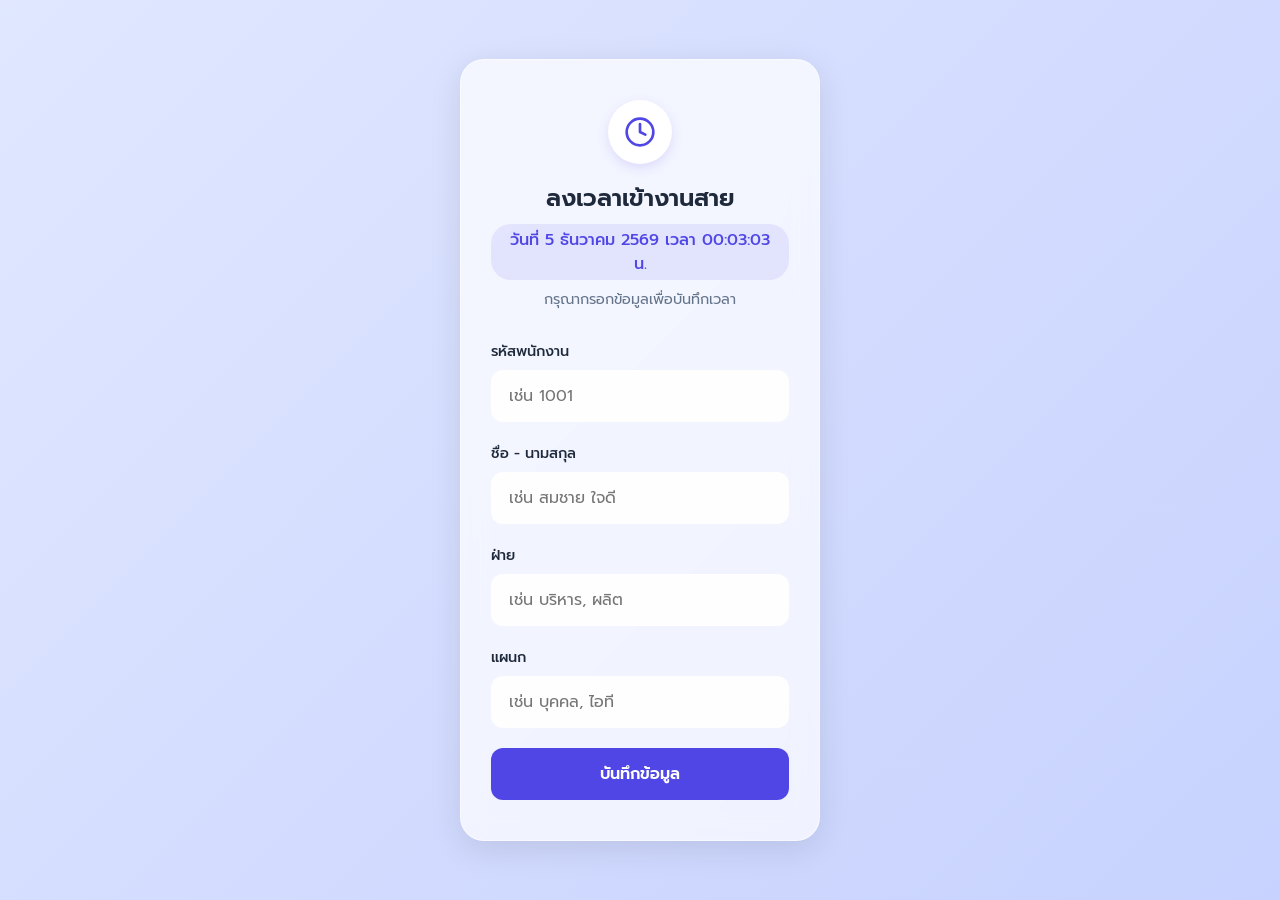
<file: index.html>
<!DOCTYPE html>
<html lang="th">
<head>
    <meta charset="UTF-8">
    <meta name="viewport" content="width=device-width, initial-scale=1.0">
    <title>บันทึกเข้างานสาย (Late Check-in)</title>
    <link rel="stylesheet" href="style.css">
    <link href="https://fonts.googleapis.com/css2?family=Prompt:wght@300;400;600&display=swap" rel="stylesheet">
</head>
<body>
    <div class="container">
        <div class="glass-panel">
            <div class="header">
                <div class="icon-container">
                    <svg xmlns="http://www.w3.org/2000/svg" width="32" height="32" viewBox="0 0 24 24" fill="none" stroke="currentColor" stroke-width="2" stroke-linecap="round" stroke-linejoin="round" class="lucide lucide-clock"><circle cx="12" cy="12" r="10"/><polyline points="12 6 12 12 16 14"/></svg>
                </div>
                <h1>ลงเวลาเข้างานสาย</h1>
                <p id="liveClock" class="live-clock"></p>
                <p>กรุณากรอกข้อมูลเพื่อบันทึกเวลา</p>
            </div>
            
            <form id="checkinForm">
                <div class="input-group">
                    <label for="empId">รหัสพนักงาน</label>
                    <input type="text" id="empId" name="empId" placeholder="เช่น 1001" required autocomplete="off">
                </div>
                
                <div class="input-group">
                    <label for="empName">ชื่อ - นามสกุล</label>
                    <input type="text" id="empName" name="empName" placeholder="เช่น สมชาย ใจดี" required autocomplete="off">
                </div>
                
                <div class="input-group">
                    <label for="empDivision">ฝ่าย</label>
                    <input type="text" id="empDivision" name="empDivision" placeholder="เช่น บริหาร, ผลิต" required autocomplete="off">
                </div>
                
                <div class="input-group">
                    <label for="empDept">แผนก</label>
                    <input type="text" id="empDept" name="empDept" placeholder="เช่น บุคคล, ไอที" required autocomplete="off">
                </div>
                
                <button type="submit" id="submitBtn">
                    <span>บันทึกข้อมูล</span>
                    <div class="spinner" id="spinner"></div>
                </button>
            </form>
            
            <div id="statusMessage" class="status-message hidden">
                <svg xmlns="http://www.w3.org/2000/svg" width="24" height="24" viewBox="0 0 24 24" fill="none" stroke="currentColor" stroke-width="2" stroke-linecap="round" stroke-linejoin="round" class="lucide lucide-check-circle"><path d="M22 11.08V12a10 10 0 1 1-5.93-9.14"/><path d="M22 4L12 14.01l-3-3"/></svg>
                <p>บันทึกข้อมูลสำเร็จ!<br><small id="timeRecorded"></small></p>
            </div>
        </div>
    </div>
    <script src="script.js"></script>
</body>
</html>
</file>
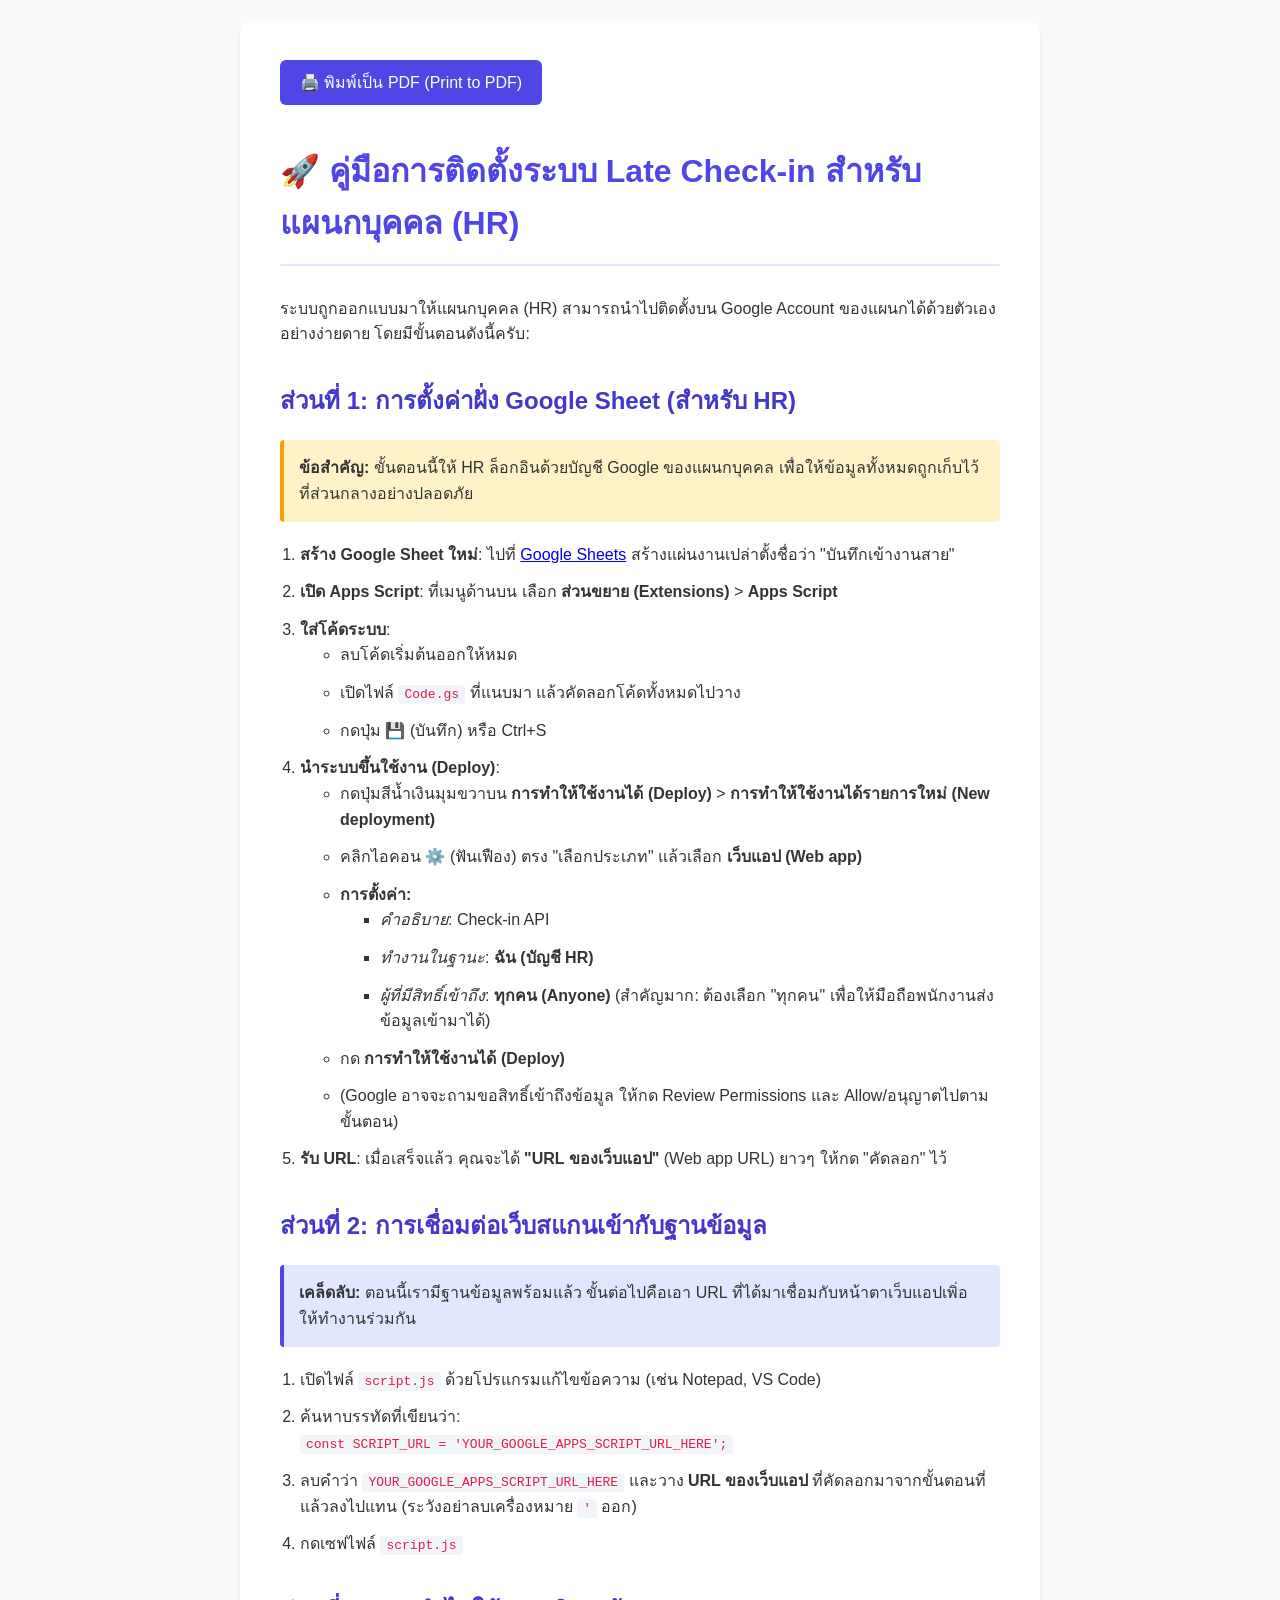
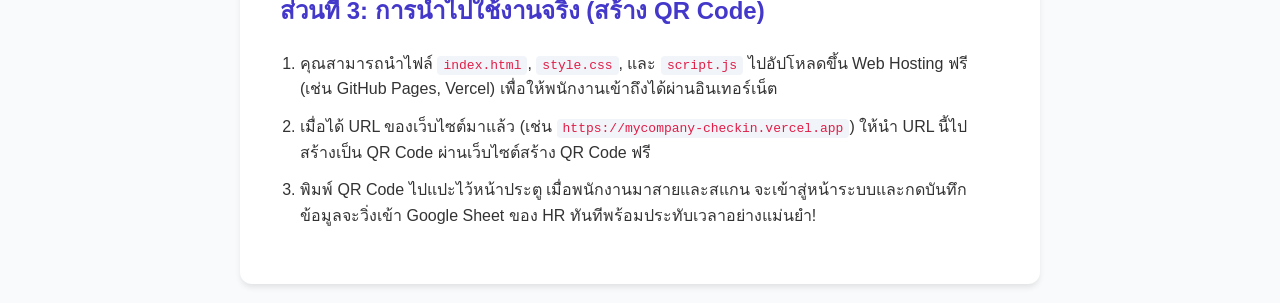
<file: คู่มือการติดตั้ง_HR.html>
<!DOCTYPE html>
<html lang="th">
<head>
    <meta charset="UTF-8">
    <title>คู่มือการติดตั้งระบบ Late Check-in สำหรับแผนกบุคคล</title>
    <style>
        body { font-family: 'Sarabun', 'Segoe UI', Tahoma, Geneva, Verdana, sans-serif; line-height: 1.6; color: #333; max-width: 800px; margin: 0 auto; padding: 20px; background-color: #f8fafc; }
        .container { background: white; padding: 40px; border-radius: 12px; box-shadow: 0 4px 6px -1px rgb(0 0 0 / 0.1); }
        h1 { color: #4F46E5; border-bottom: 2px solid #e0e7ff; padding-bottom: 15px; margin-bottom: 30px; }
        h2 { color: #4338ca; margin-top: 35px; }
        .alert { background-color: #FEF3C7; border-left: 4px solid #F59E0B; padding: 15px; margin: 20px 0; border-radius: 4px; }
        .tip { background-color: #e0e7ff; border-left: 4px solid #4F46E5; padding: 15px; margin: 20px 0; border-radius: 4px; }
        code { background-color: #f1f5f9; padding: 2px 6px; border-radius: 4px; font-family: monospace; color: #e11d48; }
        ol { padding-left: 20px; }
        ol li { margin-bottom: 12px; }
        .print-btn { background: #4F46E5; color: white; border: none; padding: 10px 20px; border-radius: 6px; cursor: pointer; font-size: 16px; margin-bottom: 20px; display: inline-block; transition: background 0.3s; }
        .print-btn:hover { background: #4338CA; }
        @media print { .print-btn { display: none; } body { background: white; } .container { box-shadow: none; padding: 0; } }
    </style>
</head>
<body>
    <div class="container">
        <button class="print-btn" onclick="window.print()">🖨️ พิมพ์เป็น PDF (Print to PDF)</button>

        <h1>🚀 คู่มือการติดตั้งระบบ Late Check-in สำหรับแผนกบุคคล (HR)</h1>
        <p>ระบบถูกออกแบบมาให้แผนกบุคคล (HR) สามารถนำไปติดตั้งบน Google Account ของแผนกได้ด้วยตัวเองอย่างง่ายดาย โดยมีขั้นตอนดังนี้ครับ:</p>

        <h2>ส่วนที่ 1: การตั้งค่าฝั่ง Google Sheet (สำหรับ HR)</h2>
        <div class="alert">
            <strong>ข้อสำคัญ:</strong> ขั้นตอนนี้ให้ HR ล็อกอินด้วยบัญชี Google ของแผนกบุคคล เพื่อให้ข้อมูลทั้งหมดถูกเก็บไว้ที่ส่วนกลางอย่างปลอดภัย
        </div>
        <ol>
            <li><strong>สร้าง Google Sheet ใหม่</strong>: ไปที่ <a href="https://sheets.google.com" target="_blank">Google Sheets</a> สร้างแผ่นงานเปล่าตั้งชื่อว่า "บันทึกเข้างานสาย"</li>
            <li><strong>เปิด Apps Script</strong>: ที่เมนูด้านบน เลือก <strong>ส่วนขยาย (Extensions)</strong> > <strong>Apps Script</strong></li>
            <li><strong>ใส่โค้ดระบบ</strong>:
                <ul>
                    <li>ลบโค้ดเริ่มต้นออกให้หมด</li>
                    <li>เปิดไฟล์ <code>Code.gs</code> ที่แนบมา แล้วคัดลอกโค้ดทั้งหมดไปวาง</li>
                    <li>กดปุ่ม 💾 (บันทึก) หรือ Ctrl+S</li>
                </ul>
            </li>
            <li><strong>นำระบบขึ้นใช้งาน (Deploy)</strong>:
                <ul>
                    <li>กดปุ่มสีน้ำเงินมุมขวาบน <strong>การทำให้ใช้งานได้ (Deploy)</strong> > <strong>การทำให้ใช้งานได้รายการใหม่ (New deployment)</strong></li>
                    <li>คลิกไอคอน ⚙️ (ฟันเฟือง) ตรง "เลือกประเภท" แล้วเลือก <strong>เว็บแอป (Web app)</strong></li>
                    <li><strong>การตั้งค่า:</strong>
                        <ul>
                            <li><em>คำอธิบาย</em>: Check-in API</li>
                            <li><em>ทำงานในฐานะ</em>: <strong>ฉัน (บัญชี HR)</strong></li>
                            <li><em>ผู้ที่มีสิทธิ์เข้าถึง</em>: <strong>ทุกคน (Anyone)</strong> (สำคัญมาก: ต้องเลือก "ทุกคน" เพื่อให้มือถือพนักงานส่งข้อมูลเข้ามาได้)</li>
                        </ul>
                    </li>
                    <li>กด <strong>การทำให้ใช้งานได้ (Deploy)</strong></li>
                    <li>(Google อาจจะถามขอสิทธิ์เข้าถึงข้อมูล ให้กด Review Permissions และ Allow/อนุญาตไปตามขั้นตอน)</li>
                </ul>
            </li>
            <li><strong>รับ URL</strong>: เมื่อเสร็จแล้ว คุณจะได้ <strong>"URL ของเว็บแอป"</strong> (Web app URL) ยาวๆ ให้กด "คัดลอก" ไว้</li>
        </ol>

        <h2>ส่วนที่ 2: การเชื่อมต่อเว็บสแกนเข้ากับฐานข้อมูล</h2>
        <div class="tip">
            <strong>เคล็ดลับ:</strong> ตอนนี้เรามีฐานข้อมูลพร้อมแล้ว ขั้นต่อไปคือเอา URL ที่ได้มาเชื่อมกับหน้าตาเว็บแอปเพิ่อให้ทำงานร่วมกัน
        </div>
        <ol>
            <li>เปิดไฟล์ <code>script.js</code> ด้วยโปรแกรมแก้ไขข้อความ (เช่น Notepad, VS Code)</li>
            <li>ค้นหาบรรทัดที่เขียนว่า:<br>
                <code>const SCRIPT_URL = 'YOUR_GOOGLE_APPS_SCRIPT_URL_HERE';</code>
            </li>
            <li>ลบคำว่า <code>YOUR_GOOGLE_APPS_SCRIPT_URL_HERE</code> และวาง <strong>URL ของเว็บแอป</strong> ที่คัดลอกมาจากขั้นตอนที่แล้วลงไปแทน (ระวังอย่าลบเครื่องหมาย <code>'</code> ออก)</li>
            <li>กดเซฟไฟล์ <code>script.js</code></li>
        </ol>

        <h2>ส่วนที่ 3: การนำไปใช้งานจริง (สร้าง QR Code)</h2>
        <ol>
            <li>คุณสามารถนำไฟล์ <code>index.html</code>, <code>style.css</code>, และ <code>script.js</code> ไปอัปโหลดขึ้น Web Hosting ฟรี (เช่น GitHub Pages, Vercel) เพื่อให้พนักงานเข้าถึงได้ผ่านอินเทอร์เน็ต</li>
            <li>เมื่อได้ URL ของเว็บไซต์มาแล้ว (เช่น <code>https://mycompany-checkin.vercel.app</code>) ให้นำ URL นี้ไปสร้างเป็น QR Code ผ่านเว็บไซต์สร้าง QR Code ฟรี</li>
            <li>พิมพ์ QR Code ไปแปะไว้หน้าประตู เมื่อพนักงานมาสายและสแกน จะเข้าสู่หน้าระบบและกดบันทึก ข้อมูลจะวิ่งเข้า Google Sheet ของ HR ทันทีพร้อมประทับเวลาอย่างแม่นยำ!</li>
        </ol>
    </div>
</body>
</html>
</file>
<file: style.css>
:root {
    --primary: #4F46E5;
    --primary-hover: #4338CA;
    --bg-gradient-start: #E0E7FF;
    --bg-gradient-end: #C7D2FE;
    --glass-bg: rgba(255, 255, 255, 0.7);
    --glass-border: rgba(255, 255, 255, 0.5);
    --text-main: #1E293B;
    --text-muted: #64748B;
    --success: #10B981;
}

* {
    box-sizing: border-box;
    margin: 0;
    padding: 0;
}

body {
    font-family: 'Prompt', sans-serif;
    background: linear-gradient(135deg, var(--bg-gradient-start) 0%, var(--bg-gradient-end) 100%);
    min-height: 100vh;
    display: flex;
    justify-content: center;
    align-items: center;
    color: var(--text-main);
}

.container {
    width: 100%;
    max-width: 400px;
    padding: 20px;
}

.glass-panel {
    background: var(--glass-bg);
    backdrop-filter: blur(12px);
    -webkit-backdrop-filter: blur(12px);
    border: 1px solid var(--glass-border);
    border-radius: 24px;
    padding: 40px 30px;
    box-shadow: 0 8px 32px rgba(0, 0, 0, 0.1);
    transition: transform 0.3s ease;
}

.header {
    text-align: center;
    margin-bottom: 30px;
}

.icon-container {
    width: 64px;
    height: 64px;
    background: white;
    border-radius: 50%;
    display: flex;
    justify-content: center;
    align-items: center;
    margin: 0 auto 16px;
    color: var(--primary);
    box-shadow: 0 4px 12px rgba(79, 70, 229, 0.15);
}

h1 {
    font-size: 1.5rem;
    font-weight: 600;
    margin-bottom: 8px;
}

.live-clock {
    font-size: 1rem;
    font-weight: 500;
    color: var(--primary);
    margin-bottom: 8px;
    background: rgba(79, 70, 229, 0.1);
    display: inline-block;
    padding: 4px 12px;
    border-radius: 20px;
}

p {
    color: var(--text-muted);
    font-size: 0.9rem;
}

.input-group {
    margin-bottom: 20px;
}

label {
    display: block;
    margin-bottom: 8px;
    font-size: 0.9rem;
    font-weight: 500;
}

input {
    width: 100%;
    padding: 12px 16px;
    border: 2px solid transparent;
    border-radius: 12px;
    background: rgba(255, 255, 255, 0.9);
    font-family: 'Prompt', sans-serif;
    font-size: 1rem;
    transition: all 0.3s ease;
    outline: none;
}

input:focus {
    border-color: var(--primary);
    box-shadow: 0 0 0 4px rgba(79, 70, 229, 0.1);
}

button {
    width: 100%;
    padding: 14px;
    background: var(--primary);
    color: white;
    border: none;
    border-radius: 12px;
    font-family: 'Prompt', sans-serif;
    font-size: 1rem;
    font-weight: 600;
    cursor: pointer;
    transition: all 0.3s ease;
    display: flex;
    justify-content: center;
    align-items: center;
    position: relative;
    overflow: hidden;
}

button:hover {
    background: var(--primary-hover);
    transform: translateY(-2px);
    box-shadow: 0 4px 12px rgba(79, 70, 229, 0.3);
}

button:active {
    transform: translateY(0);
}

button:disabled {
    opacity: 0.7;
    cursor: not-allowed;
    transform: none;
}

.spinner {
    display: none;
    width: 20px;
    height: 20px;
    border: 3px solid rgba(255,255,255,0.3);
    border-radius: 50%;
    border-top-color: white;
    animation: spin 1s ease-in-out infinite;
}

@keyframes spin {
    to { transform: rotate(360deg); }
}

.status-message {
    text-align: center;
    margin-top: 24px;
    padding: 16px;
    background: rgba(16, 185, 129, 0.1);
    border-radius: 12px;
    color: var(--success);
    animation: fadeIn 0.5s ease;
}

.status-message svg {
    margin-bottom: 8px;
}

.status-message p {
    color: var(--success);
    font-weight: 500;
}

.status-message small {
    color: var(--text-muted);
    font-size: 0.8rem;
    margin-top: 4px;
    display: block;
}

.hidden {
    display: none;
}

@keyframes fadeIn {
    from { opacity: 0; transform: translateY(10px); }
    to { opacity: 1; transform: translateY(0); }
}

/* Mobile Responsiveness */
@media (max-width: 480px) {
    .container {
        padding: 10px;
    }
    
    .glass-panel {
        padding: 25px 15px;
        border-radius: 16px;
    }
    
    .icon-container {
        width: 50px;
        height: 50px;
        margin-bottom: 12px;
    }
    
    .icon-container svg {
        width: 24px;
        height: 24px;
    }
    
    h1 {
        font-size: 1.25rem;
    }
    
    .live-clock {
        font-size: 0.85rem;
    }
    
    .input-group {
        margin-bottom: 15px;
    }
    
    input {
        padding: 10px 12px;
        font-size: 0.95rem;
    }
    
    button {
        padding: 12px;
        font-size: 0.95rem;
    }
}
</file>
